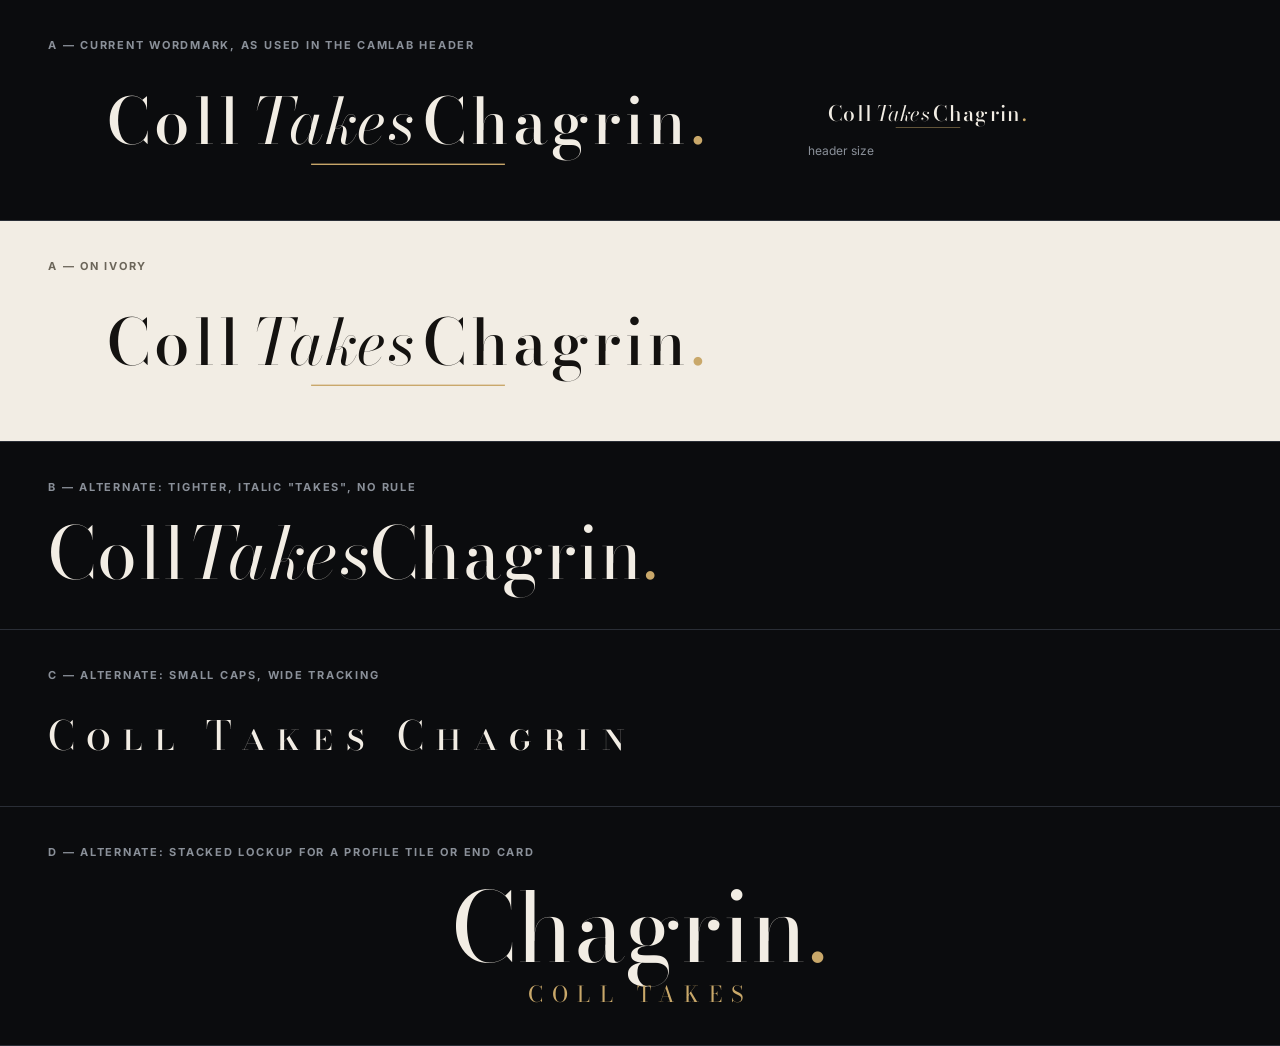
<file: assets/ctc.html>
<!doctype html><html lang="en"><head><meta charset="utf-8"><title>CollTakesChagrin wordmark</title>
<link rel="stylesheet" href="/assets/brand.css">
<style>
body{margin:0;background:var(--bg-0);color:var(--brand-ink);font-family:Inter,system-ui,sans-serif}
section{padding:40px 48px;border-bottom:1px solid var(--line)}
h2{font:700 11px/1 Inter;letter-spacing:.16em;text-transform:uppercase;color:var(--muted);margin:0 0 24px}
.light{background:#F2EDE4;color:#141210}
.row{display:flex;align-items:center;gap:40px;flex-wrap:wrap}
svg{display:block}
.ctc{font-family:'Bodoni Moda','Playfair Display',Georgia,serif}
.alt{font-size:72px;letter-spacing:.02em;line-height:1}
.alt i{font-weight:400}
.alt .dot{color:var(--brand-gold)}
.cap{font-family:'Bodoni Moda',Georgia,serif;font-variant:small-caps;letter-spacing:.28em;font-size:40px}
.stack{text-align:center;line-height:.95}
.stack .big{font-size:96px;letter-spacing:.01em}
.stack .small{font-size:22px;letter-spacing:.42em;text-transform:uppercase;color:var(--brand-gold);margin-top:10px}
.note{color:var(--muted);font-size:12px;margin-top:10px}
</style></head><body>
<section><h2>A — current wordmark, as used in the camlab header</h2>
<div class="row"><div style="width:720px"><svg viewBox="0 0 520 76" width="720"><style>.c{font-family:'Bodoni Moda','Playfair Display',Georgia,serif;font-size:46px;letter-spacing:3px}.i{font-style:italic;font-weight:400;letter-spacing:1px}</style><text class="c" x="260" y="50" text-anchor="middle" fill="currentColor" font-weight="500"><tspan>Coll</tspan><tspan class="i" dx="6">Takes</tspan><tspan dx="6">Chagrin</tspan><tspan fill="#C9A86A">.</tspan></text><rect x="190" y="64" width="140" height="1" fill="#C9A86A"/></svg></div>
<div style="width:240px"><svg viewBox="0 0 520 76" width="240"><style>.c2{font-family:'Bodoni Moda',Georgia,serif;font-size:46px;letter-spacing:3px}.i2{font-style:italic;font-weight:400;letter-spacing:1px}</style><text class="c2" x="260" y="50" text-anchor="middle" fill="currentColor" font-weight="500"><tspan>Coll</tspan><tspan class="i2" dx="6">Takes</tspan><tspan dx="6">Chagrin</tspan><tspan fill="#C9A86A">.</tspan></text><rect x="190" y="64" width="140" height="1" fill="#C9A86A"/></svg><div class="note">header size</div></div></div>
</section>
<section class="light"><h2 style="color:#6b6559">A — on ivory</h2>
<svg viewBox="0 0 520 76" width="720"><style>.c3{font-family:'Bodoni Moda',Georgia,serif;font-size:46px;letter-spacing:3px}.i3{font-style:italic;font-weight:400;letter-spacing:1px}</style><text class="c3" x="260" y="50" text-anchor="middle" fill="#141210" font-weight="500"><tspan>Coll</tspan><tspan class="i3" dx="6">Takes</tspan><tspan dx="6">Chagrin</tspan><tspan fill="#C9A86A">.</tspan></text><rect x="190" y="64" width="140" height="1" fill="#C9A86A"/></svg>
</section>
<section><h2>B — alternate: tighter, italic "Takes", no rule</h2>
<div class="ctc alt">Coll<i>Takes</i>Chagrin<span class="dot">.</span></div>
</section>
<section><h2>C — alternate: small caps, wide tracking</h2>
<div class="cap">Coll Takes Chagrin</div>
</section>
<section><h2>D — alternate: stacked lockup for a profile tile or end card</h2>
<div class="ctc stack"><div class="big">Chagrin<span style="color:var(--brand-gold)">.</span></div><div class="small">Coll Takes</div></div>
</section>
</body></html>
</file>
<file: assets/brand.css>
@import url('https://fonts.googleapis.com/css2?family=Bodoni+Moda:ital,wght@0,500;1,400&family=Inter:wght@400;500;700&display=swap');

:root {
  --brand-ink: #F2EDE4;
  --brand-gold: #C9A86A;
  --brand-steel: #D8DDE3;
  --brand-cyan: #5FA8C9;
  --bg-0: #0B0C0E;
  --bg-1: #14161A;
  --bg-2: #1C1F25;
  --line: #2A2E36;
  --text: #E6E6E6;
  --muted: #8A9099;
  --ok: #6FCF97;
  --warn: #F2C94C;
  --err: #EB5757;
}

.brand-serif { font-family: 'Bodoni Moda', 'Playfair Display', Georgia, 'Times New Roman', serif; }
.brand-sans  { font-family: Inter, system-ui, -apple-system, 'Segoe UI', Roboto, sans-serif; }
.brand-mono  { font-family: ui-monospace, 'SF Mono', Menlo, Consolas, monospace; }

.lockup { height: 40px; width: auto; display: block; color: var(--brand-ink); }
</file>
